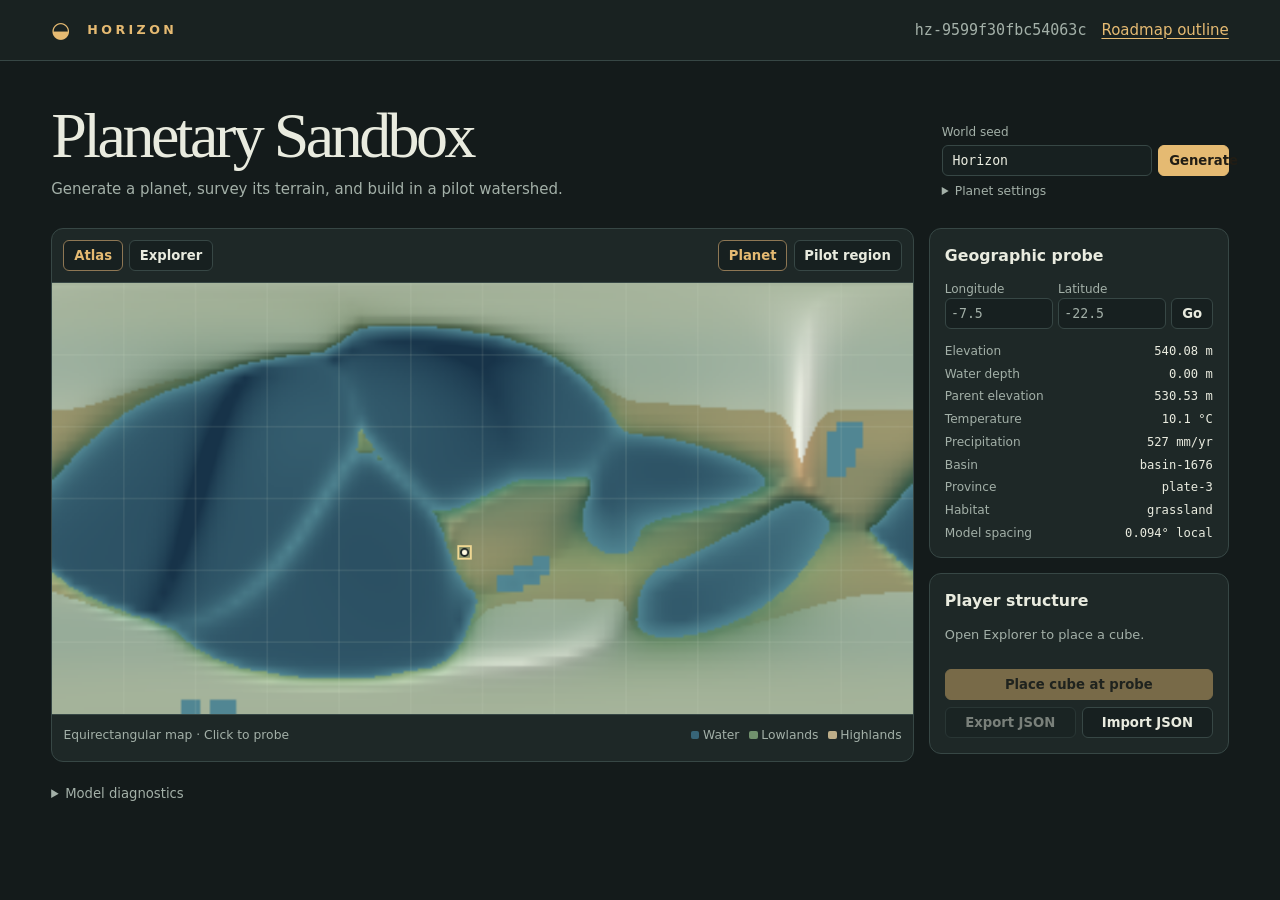
<file: index.html>
<!doctype html>
<html lang="en">
<head>
  <meta charset="utf-8">
  <meta name="viewport" content="width=device-width, initial-scale=1">
  <title>Horizon · Planetary Sandbox</title>
  <link rel="stylesheet" href="style.css">
  <script defer src="world.js"></script>
  <script defer src="app.js"></script>
</head>
<body>
  <header class="top">
    <div class="brand"><span class="mark" aria-hidden="true">◒</span> HORIZON</div>
    <nav class="row" aria-label="Project">
      <span id="world-id"></span>
      <a href="horizon-outline-editor.html">Roadmap outline</a>
    </nav>
  </header>
  <main>
    <div class="intro">
      <div>
        <h1>Planetary Sandbox</h1>
        <p>Generate a planet, survey its terrain, and build in a pilot watershed.</p>
      </div>
      <form id="generate">
        <label for="seed">World seed</label>
        <div class="row">
          <input id="seed" name="seed" value="Horizon" required maxlength="160">
          <button class="primary">Generate</button>
        </div>
        <details class="settings">
          <summary>Planet settings</summary>
          <label for="settings">Settings JSON</label>
          <textarea id="settings" rows="8" spellcheck="false"></textarea>
        </details>
      </form>
    </div>

    <div class="layout">
      <section class="panel viewer" aria-label="World viewer">
        <div class="toolbar">
          <div class="row" role="group" aria-label="View">
            <button id="atlas" aria-pressed="true">Atlas</button>
            <button id="explorer" aria-pressed="false">Explorer</button>
          </div>
          <div class="row" id="atlas-controls" role="group" aria-label="Map scale">
            <button id="planet" aria-pressed="true">Planet</button>
            <button id="pilot" aria-pressed="false">Pilot region</button>
          </div>
          <div class="row" id="explorer-controls" role="group" aria-label="Camera" hidden>
            <button id="left" aria-label="Orbit left">↶</button>
            <button id="right" aria-label="Orbit right">↷</button>
            <button id="closer" aria-label="Zoom in">+</button>
            <button id="farther" aria-label="Zoom out">−</button>
          </div>
        </div>
        <div class="viewport">
          <canvas id="scene" width="960" height="480" aria-label="Interactive terrain view"></canvas>
        </div>
        <div class="view-footer">
          <span id="view-note"></span>
          <div class="legend" aria-label="Map legend">
            <span><i class="water"></i>Water</span>
            <span><i class="low"></i>Lowlands</span>
            <span><i class="high"></i>Highlands</span>
          </div>
        </div>
      </section>

      <aside class="sidebar">
        <section class="panel card">
          <h2>Geographic probe</h2>
          <form id="probe" class="probe">
            <label>Longitude<input id="lon" type="number" step="any" required></label>
            <label>Latitude<input id="lat" type="number" step="any" min="-90" max="90" required></label>
            <button aria-label="Apply coordinates">Go</button>
          </form>
          <dl id="sample"></dl>
        </section>
        <section class="panel card">
          <h2>Player structure</h2>
          <p id="structure"></p>
          <button id="place" class="primary full">Place cube at probe</button>
          <div class="row save-controls">
            <button id="export">Export JSON</button>
            <button id="import">Import JSON</button>
            <input id="overlay-file" type="file" accept=".json,application/json" hidden>
          </div>
        </section>
        <p id="status" class="status" role="status"></p>
      </aside>
    </div>
    <details class="diagnostics">
      <summary>Model diagnostics</summary>
      <dl id="diagnostics"></dl>
    </details>
  </main>
</body>
</html>
</file>
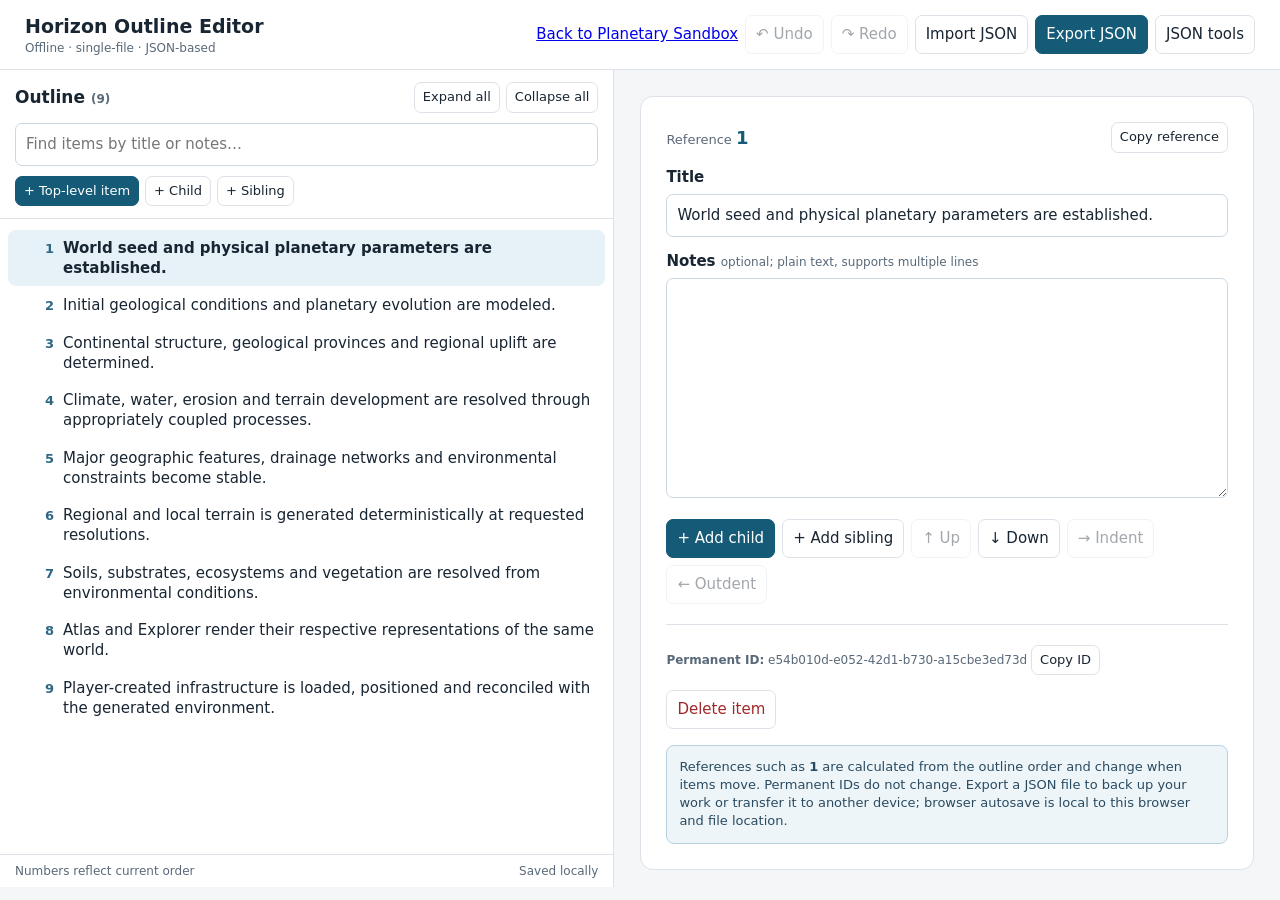
<file: horizon-outline-editor.html>
<!doctype html>
<html lang="en">
<head>
<meta charset="utf-8">
<meta name="viewport" content="width=device-width, initial-scale=1">
<title>Horizon Outline Editor</title>
<style>
:root{color-scheme:light;--bg:#f5f6f8;--panel:#fff;--line:#dce2e8;--muted:#596979;--ink:#182532;--accent:#155b78;--selected:#e6f2f8;--danger:#a32929;--focus:#287ba2}
*{box-sizing:border-box}body{margin:0;background:var(--bg);color:var(--ink);font:15px/1.4 system-ui,-apple-system,Segoe UI,sans-serif}button,input,textarea{font:inherit}button{cursor:pointer;border:1px solid var(--line);background:#fff;color:var(--ink);padding:8px 10px;border-radius:7px}button:hover:not(:disabled){background:#edf3f6}button:disabled{opacity:.4;cursor:not-allowed}button:focus-visible,input:focus-visible,textarea:focus-visible{outline:3px solid #72b7d8;outline-offset:1px}button.primary{background:var(--accent);border-color:var(--accent);color:#fff}button.primary:hover{background:#0d4a64}button.danger{color:var(--danger)}button.small{padding:5px 8px;font-size:13px}input,textarea{width:100%;background:#fff;color:var(--ink);padding:10px;border:1px solid #cdd7e0;border-radius:7px}textarea{min-height:170px;resize:vertical;line-height:1.5}h1,h2,h3,p{margin:0}h1{font-size:19px}h2{font-size:17px}header{padding:13px clamp(12px,3vw,25px);background:#fff;border-bottom:1px solid var(--line)}.top{display:flex;gap:12px;flex-wrap:wrap;align-items:center;justify-content:space-between}.brand p,.subtle{font-size:12px;color:var(--muted)}.actions{display:flex;flex-wrap:wrap;align-items:center;gap:7px}.app{display:grid;grid-template-columns:minmax(330px,48%) minmax(300px,1fr);height:calc(100dvh - 83px);min-height:480px}.pane{min-width:0;display:flex;flex-direction:column;overflow:hidden}.treepane{border-right:1px solid var(--line);background:#fff}.panehead{padding:12px 15px;border-bottom:1px solid var(--line);display:grid;gap:10px}.panehead .bar{display:flex;align-items:center;justify-content:space-between;gap:8px;flex-wrap:wrap}.toolbar{display:flex;flex-wrap:wrap;gap:6px}.treescroll{padding:10px 8px 30px;overflow:auto;flex:1}.tree-row{display:flex;align-items:flex-start;gap:4px;min-height:36px;margin:1px 0;border-radius:8px}.tree-row:hover{background:#f0f5f8}.tree-row.current{background:var(--selected)}.tree-toggle{width:28px;min-width:28px;border:0;background:transparent;padding:6px 0;color:#61768a}.tree-toggle.blank{visibility:hidden}.tree-target{flex:1;text-align:left;display:flex;gap:9px;align-items:baseline;border:0;background:transparent;min-width:0;padding:8px 5px;line-height:1.35}.tree-target:hover{background:transparent!important}.num{font-variant-numeric:tabular-nums;flex:none;color:#2d6784;font-weight:650;font-size:13px}.node-title{overflow-wrap:anywhere}.tree-row.current .node-title{font-weight:650}.node-meta{flex:none;color:var(--muted);font-size:11px;padding:9px 8px 0 0}.noresults{padding:18px;color:var(--muted)}.details{background:var(--bg)}.detail-scroll{padding:clamp(14px,3vw,26px);overflow:auto;flex:1}.sheet{max-width:850px;margin:0 auto;background:#fff;border:1px solid var(--line);border-radius:13px;padding:clamp(15px,2.5vw,25px)}.reference{font-size:13px;color:var(--muted);margin-bottom:14px;display:flex;justify-content:space-between;gap:10px;align-items:center;flex-wrap:wrap}.reference b{color:var(--accent);font-size:18px}.field{margin:14px 0}.field label{display:block;font-weight:650;margin-bottom:6px}.field .hint{font-size:12px;color:var(--muted);font-weight:400}.sheet textarea{min-height:220px}.edit-actions{display:flex;flex-wrap:wrap;gap:7px;margin:15px 0}.sectionline{border-top:1px solid var(--line);margin:20px 0}.permaid{font-size:12px;color:var(--muted);word-break:break-all}.status{padding:8px 15px;border-top:1px solid var(--line);background:#fff;display:flex;justify-content:space-between;gap:12px;font-size:12px;color:var(--muted)}.empty{max-width:600px;margin:15vh auto;color:var(--muted);text-align:center}.empty h2{color:var(--ink);margin-bottom:8px}.notice{background:#eef5f9;border:1px solid #b7d3e3;border-radius:8px;padding:12px;color:#294b61;font-size:13px;margin-top:16px}.dialog{border:1px solid var(--line);border-radius:12px;padding:22px;max-width:min(680px,94vw);width:100%;box-shadow:0 15px 55px #0004}.dialog::backdrop{background:#11202d80}.dialog h2{margin-bottom:10px}.dialog p{margin:9px 0;color:var(--muted)}.dialog textarea{height:270px;font:12px/1.4 ui-monospace,SFMono-Regular,monospace}.dialog .footer{display:flex;justify-content:flex-end;gap:8px;margin-top:12px;flex-wrap:wrap}.error{color:var(--danger)!important;font-size:13px;min-height:17px}.kbd{font-family:ui-monospace,monospace;border:1px solid var(--line);border-radius:4px;padding:1px 4px;font-size:11px}.sr{position:absolute;left:-10000px;width:1px;height:1px;overflow:hidden}@media(max-width:750px){.app{height:auto;display:flex;flex-direction:column}.treepane{border-right:0;border-bottom:1px solid var(--line);height:46dvh;min-height:310px}.details{min-height:450px}.panehead{padding:10px}.detail-scroll{padding:12px}.sheet{border-radius:10px}.node-meta{display:none}header{padding:10px 12px}.actions{gap:5px}h1{font-size:17px}}@media(prefers-reduced-motion:no-preference){.tree-row{transition:background .12s}}
</style>
</head>
<body>
<header><div class="top"><div class="brand"><h1>Horizon Outline Editor</h1><p>Offline · single-file · JSON-based</p></div><div class="actions"><a href="index.html">Back to Planetary Sandbox</a><button id="undoBtn" title="Undo (Ctrl/Cmd+Z)">↶ Undo</button><button id="redoBtn" title="Redo (Ctrl/Cmd+Shift+Z)">↷ Redo</button><button id="importBtn">Import JSON</button><button id="exportBtn" class="primary">Export JSON</button><button id="moreBtn" title="Copy or paste JSON">JSON tools</button></div></div></header>
<main class="app">
<section class="pane treepane" aria-label="Outline"><div class="panehead"><div class="bar"><h2>Outline <span id="count" class="subtle"></span></h2><div class="toolbar"><button id="expandBtn" class="small">Expand all</button><button id="collapseBtn" class="small">Collapse all</button></div></div><input id="search" type="search" placeholder="Find items by title or notes…" aria-label="Search outline"><div class="toolbar"><button id="newRootBtn" class="small primary">+ Top-level item</button><button id="addChildBtn" class="small">+ Child</button><button id="addSiblingBtn" class="small">+ Sibling</button></div></div><div id="tree" class="treescroll" role="tree" aria-label="Outline tree"></div><div class="status"><span id="treeStatus">Ready</span><span id="saveState">Saved locally</span></div></section>
<section class="pane details" aria-label="Item editor"><div class="detail-scroll" id="details"></div></section>
</main>
<input id="fileInput" class="sr" type="file" accept=".json,application/json">
<dialog id="jsonDialog" class="dialog"><h2>JSON tools</h2><p>Copy the entire outline for an AI assistant, or paste a full outline JSON document to replace the current one.</p><textarea id="jsonArea" spellcheck="false" aria-label="JSON document"></textarea><p id="jsonError" class="error" role="alert"></p><div class="footer"><button id="copyJsonBtn">Copy JSON</button><button id="pasteJsonBtn" class="danger">Replace outline with pasted JSON</button><button id="closeJsonBtn">Close</button></div></dialog>
<script>
(()=>{'use strict';
const STORAGE='horizon-outline-editor-v1';
const initialTitles=[
'World seed and physical planetary parameters are established.',
'Initial geological conditions and planetary evolution are modeled.',
'Continental structure, geological provinces and regional uplift are determined.',
'Climate, water, erosion and terrain development are resolved through appropriately coupled processes.',
'Major geographic features, drainage networks and environmental constraints become stable.',
'Regional and local terrain is generated deterministically at requested resolutions.',
'Soils, substrates, ecosystems and vegetation are resolved from environmental conditions.',
'Atlas and Explorer render their respective representations of the same world.',
'Player-created infrastructure is loaded, positioned and reconciled with the generated environment.'
];
const $=id=>document.getElementById(id);
function uuid(){if(globalThis.crypto?.randomUUID)return globalThis.crypto.randomUUID();return 'n-'+Date.now().toString(36)+'-'+Math.random().toString(36).slice(2,12)}
function fresh(){return {format:'horizon-outline',version:1,title:'Horizon — Master Roadmap',nodes:initialTitles.map(title=>({id:uuid(),title,notes:'',children:[]}))};}
function clone(x){return JSON.parse(JSON.stringify(x))}
// The visible reference (e.g., 4.2.1) is positional and changes on move.
// id is permanent and survives moves/renumbering; use it for external links.
function validate(raw){
 if(!raw||typeof raw!=='object'||Array.isArray(raw)||raw.format!=='horizon-outline'||raw.version!==1||typeof raw.title!=='string'||!Array.isArray(raw.nodes))throw Error('Expected a Horizon outline JSON document (format: horizon-outline, version: 1, nodes: array).');
 const seen=new Set();let count=0;
 function check(nodes,depth){if(depth>40)throw Error('Outline exceeds 40 nesting levels.');for(const n of nodes){count++;if(count>20000)throw Error('Outline exceeds 20,000 items.');if(!n||typeof n!=='object'||Array.isArray(n)||typeof n.id!=='string'||!n.id.trim()||seen.has(n.id))throw Error('Every item needs a unique, nonempty string id.');seen.add(n.id);if(typeof n.title!=='string'||typeof n.notes!=='string'||!Array.isArray(n.children))throw Error('Every item must have title and notes strings and a children array.');check(n.children,depth+1)}}
 check(raw.nodes,0);return {format:'horizon-outline',version:1,title:raw.title,nodes:clone(raw.nodes)};
}
let doc;try{doc=validate(JSON.parse(localStorage.getItem(STORAGE)))}catch{doc=fresh()}
let selected=doc.nodes[0]?.id||null,collapsed=new Set(),search='',undo=[],redo=[],dirty=false,flushTimer=null,editTimer=null;
const escapeHtml=s=>String(s).replace(/[&<>"']/g,c=>({'&':'&amp;','<':'&lt;','>':'&gt;','"':'&quot;',"'":'&#39;'}[c]));
function all(){const out=[];function walk(nodes,parent=null,prefix=''){nodes.forEach((node,index)=>{const ref=prefix?prefix+'.'+(index+1):''+(index+1);out.push({node,parent,nodes,index,ref,depth:ref.split('.').length});walk(node.children,node,ref)})}walk(doc.nodes);return out}
function lookup(id){return all().find(x=>x.node.id===id)||null}
function persist(){try{localStorage.setItem(STORAGE,JSON.stringify(doc));dirty=false;$('saveState').textContent='Saved locally'}catch(e){$('saveState').textContent='Local save unavailable — export JSON';console.warn(e)}}
function markDirty(){dirty=true;$('saveState').textContent='Saving…';clearTimeout(flushTimer);flushTimer=setTimeout(persist,250)}
function commit(mutator){flushEdits();undo.push(clone(doc));if(undo.length>60)undo.shift();redo=[];mutator();markDirty();render()}
function flushEdits(){clearTimeout(editTimer);editTimer=null}
function findParentArray(entry){return entry.parent?entry.parent.children:doc.nodes}
function setSelected(id){flushEdits();selected=id;render()}
function toggle(id){if(collapsed.has(id))collapsed.delete(id);else collapsed.add(id);renderTree()}
function isMatching(node,q){if((node.title+' '+node.notes).toLowerCase().includes(q))return true;return node.children.some(child=>isMatching(child,q))}
function renderTree(){const entries=all();$('count').textContent=`(${entries.length})`;const q=search.trim().toLowerCase();let html='';function walk(nodes,prefix='',depth=0){nodes.forEach((n,i)=>{if(q&&!isMatching(n,q))return;const ref=prefix?prefix+'.'+(i+1):''+(i+1),has=n.children.length>0,closed=!q&&collapsed.has(n.id);html+=`<div class="tree-row ${selected===n.id?'current':''}" role="treeitem" aria-selected="${selected===n.id}" aria-level="${depth+1}" ${has?`aria-expanded="${!closed}"`:''} style="padding-left:${Math.min(depth,18)*15}px"><button class="tree-toggle ${has?'':'blank'}" data-act="toggle" data-id="${escapeHtml(n.id)}" aria-label="${closed?'Expand':'Collapse'} ${escapeHtml(n.title)}">${closed?'▸':'▾'}</button><button class="tree-target" data-act="select" data-id="${escapeHtml(n.id)}" title="${escapeHtml(ref+' '+n.title)}"><span class="num">${ref}</span><span class="node-title">${escapeHtml(n.title||'(Untitled)')}</span></button>${has?`<span class="node-meta">${n.children.length}</span>`:''}</div>`;if(has&&!closed)walk(n.children,ref,depth+1)})}walk(doc.nodes);$('tree').innerHTML=html||'<div class="noresults">No matching items.</div>';$('treeStatus').textContent=q?`${entries.filter(e=>(e.node.title+' '+e.node.notes).toLowerCase().includes(q)).length} direct matches`:'Numbers reflect current order';$('addChildBtn').disabled=!selected;$('addSiblingBtn').disabled=!selected}
function renderDetails(){const e=lookup(selected),d=$('details');if(!e){d.innerHTML='<div class="empty"><h2>Select an item</h2><p>Choose an outline item to edit its title, notes, and position.</p></div>';return}
 const atRoot=!e.parent;d.innerHTML=`<div class="sheet"><div class="reference"><span>Reference <b>${e.ref}</b></span><button class="small" id="copyRef">Copy reference</button></div><div class="field"><label for="nodeTitle">Title</label><input id="nodeTitle" maxlength="500" autocomplete="off" value="${escapeHtml(e.node.title)}"></div><div class="field"><label for="nodeNotes">Notes <span class="hint">optional; plain text, supports multiple lines</span></label><textarea id="nodeNotes" spellcheck="true">${escapeHtml(e.node.notes)}</textarea></div><div class="edit-actions"><button class="primary" data-op="child">+ Add child</button><button data-op="sibling">+ Add sibling</button><button data-op="up" ${e.index===0?'disabled':''}>↑ Up</button><button data-op="down" ${e.index===e.nodes.length-1?'disabled':''}>↓ Down</button><button data-op="indent" ${e.index===0?'disabled':''} title="Move under the preceding sibling">→ Indent</button><button data-op="outdent" ${atRoot?'disabled':''} title="Move after the parent">← Outdent</button></div><div class="sectionline"></div><div class="permaid"><b>Permanent ID:</b> <span id="idText">${escapeHtml(e.node.id)}</span> <button class="small" id="copyId">Copy ID</button></div><div class="edit-actions"><button class="danger" data-op="delete">Delete item${e.node.children.length?' and descendants':''}</button></div><div class="notice">References such as <b>${e.ref}</b> are calculated from the outline order and change when items move. Permanent IDs do not change. Export a JSON file to back up your work or transfer it to another device; browser autosave is local to this browser and file location.</div></div>`;
 $('nodeTitle').addEventListener('input',event=>fieldChanged('title',event.target.value));$('nodeNotes').addEventListener('input',event=>fieldChanged('notes',event.target.value));d.querySelectorAll('[data-op]').forEach(b=>b.onclick=()=>operate(b.dataset.op));$('copyRef').onclick=()=>copyText(`${e.ref} ${e.node.title} [id:${e.node.id}]`);$('copyId').onclick=()=>copyText(e.node.id);
}
function render(){renderTree();renderDetails();$('undoBtn').disabled=!undo.length;$('redoBtn').disabled=!redo.length}
function fieldChanged(key,value){const e=lookup(selected);if(!e)return;if(!editTimer){undo.push(clone(doc));if(undo.length>60)undo.shift();redo=[]}e.node[key]=value;markDirty();clearTimeout(editTimer);editTimer=setTimeout(()=>{editTimer=null;renderTree();$('undoBtn').disabled=!undo.length;$('redoBtn').disabled=true},450);if(key==='title')renderTree()}
function addNode(kind){commit(()=>{const item={id:uuid(),title:'New item',notes:'',children:[]};if(kind==='root')doc.nodes.push(item);else{let e=lookup(selected);if(!e){doc.nodes.push(item)}else if(kind==='child'){e.node.children.push(item);collapsed.delete(e.node.id)}else{e.nodes.splice(e.index+1,0,item)}}selected=item.id});$('nodeTitle')?.focus();$('nodeTitle')?.select()}
function operate(op){const e=lookup(selected);if(!e)return;if(op==='child'||op==='sibling'){addNode(op);return}if(op==='delete'){const n=descendants(e.node);if(!confirm(`Delete item ${e.ref} and ${n-1} descendant(s)? This can be undone.`))return;commit(()=>{e.nodes.splice(e.index,1);selected=e.parent?.id||e.nodes[Math.min(e.index,e.nodes.length-1)]?.id||doc.nodes[0]?.id||null});return}
 commit(()=>{let a=e.nodes;switch(op){case 'up':if(e.index>0)[a[e.index-1],a[e.index]]=[a[e.index],a[e.index-1]];break;case 'down':if(e.index<a.length-1)[a[e.index+1],a[e.index]]=[a[e.index],a[e.index+1]];break;case 'indent':if(e.index>0){const p=a[e.index-1];a.splice(e.index,1);p.children.push(e.node);collapsed.delete(p.id)}break;case 'outdent':if(e.parent){a.splice(e.index,1);const p=lookup(e.parent.id);p.nodes.splice(p.index+1,0,e.node)}break}})}
function descendants(n){return 1+n.children.reduce((sum,c)=>sum+descendants(c),0)}
function history(kind){flushEdits();const from=kind==='undo'?undo:redo,to=kind==='undo'?redo:undo;if(!from.length)return;to.push(clone(doc));doc=from.pop();if(selected&&!lookup(selected))selected=doc.nodes[0]?.id||null;markDirty();render()}
function exportData(){flushEdits();persist();const data=JSON.stringify(doc,null,2)+'\n',blob=new Blob([data],{type:'application/json'}),url=URL.createObjectURL(blob),a=document.createElement('a');a.href=url;a.download='horizon-outline.json';document.body.appendChild(a);a.click();a.remove();setTimeout(()=>URL.revokeObjectURL(url),1000)}
function replaceDoc(raw){const newDoc=validate(raw);if(!confirm('Replace the current outline with the imported document? You can undo this action.'))return false;commit(()=>{doc=newDoc;selected=doc.nodes[0]?.id||null;collapsed.clear();search='';$('search').value=''});return true}
async function copyText(t){try{if(navigator.clipboard?.writeText){await navigator.clipboard.writeText(t)}else{const tmp=document.createElement('textarea');tmp.value=t;tmp.style.position='fixed';tmp.style.opacity='0';document.body.appendChild(tmp);tmp.select();if(!document.execCommand('copy'))throw Error('Clipboard unavailable');tmp.remove()}$('treeStatus').textContent='Copied to clipboard'}catch{alert('Clipboard access unavailable. Use JSON tools to select and copy the text manually.')}}
$('tree').onclick=e=>{const b=e.target.closest('button[data-act]');if(!b)return;b.dataset.act==='select'?setSelected(b.dataset.id):toggle(b.dataset.id)};
$('search').oninput=e=>{search=e.target.value;renderTree()};$('expandBtn').onclick=()=>{collapsed.clear();renderTree()};$('collapseBtn').onclick=()=>{collapsed=new Set(all().filter(e=>e.node.children.length).map(e=>e.node.id));renderTree()};
$('newRootBtn').onclick=()=>addNode('root');$('addChildBtn').onclick=()=>addNode('child');$('addSiblingBtn').onclick=()=>addNode('sibling');$('undoBtn').onclick=()=>history('undo');$('redoBtn').onclick=()=>history('redo');$('exportBtn').onclick=exportData;
$('importBtn').onclick=()=>$('fileInput').click();$('fileInput').onchange=async e=>{const f=e.target.files?.[0];if(!f)return;try{replaceDoc(JSON.parse(await f.text()))}catch(err){alert('Cannot import JSON: '+err.message)}e.target.value=''};
$('moreBtn').onclick=()=>{$('jsonArea').value=JSON.stringify(doc,null,2);$('jsonError').textContent='';$('jsonDialog').showModal()};$('closeJsonBtn').onclick=()=>$('jsonDialog').close();$('copyJsonBtn').onclick=()=>copyText($('jsonArea').value);$('pasteJsonBtn').onclick=()=>{try{if(replaceDoc(JSON.parse($('jsonArea').value)))$('jsonDialog').close()}catch(err){$('jsonError').textContent=err.message}};
document.addEventListener('keydown',e=>{if(!(e.ctrlKey||e.metaKey)||e.altKey)return;const k=e.key.toLowerCase();if(k==='s'){e.preventDefault();exportData()}else if(k==='z'){e.preventDefault();history(e.shiftKey?'redo':'undo')}else if(k==='y'){e.preventDefault();history('redo')}});
window.addEventListener('beforeunload',e=>{if(dirty)persist()});
render();persist();
})();
</script>
</body>
</html>
</file>
<file: style.css>
:root {
  color-scheme: dark;
  font: 15px/1.5 "Segoe UI", system-ui, sans-serif;
  color: #e9ebdf;
  background: #141b1b;
  --muted: #a3b0a8;
  --line: #374745;
  --panel: #1e2827;
  --accent: #e5ba72;
}
* { box-sizing: border-box; }
body { margin: 0; }
[hidden] { display: none !important; }
.top {
  display: flex; justify-content: space-between; align-items: center; gap: 1rem;
  padding: .9rem max(4vw, calc((100vw - 1450px) / 2));
  border-bottom: 1px solid var(--line); background: #192221;
}
.brand { color: var(--accent); letter-spacing: .27em; font-size: .84rem; font-weight: 750; }
.top nav { flex-wrap: wrap; justify-content: flex-end; column-gap: 1rem; }
.top a { color: var(--accent); text-underline-offset: .2em; }
.mark { font-size: 1.45rem; vertical-align: middle; margin-right: .4rem; }
#world-id, dt, .view-footer, label, summary { color: var(--muted); }
#world-id, dd, input, textarea { font-family: Consolas, monospace; }
main { width: min(92vw, 1450px); margin: 2.8rem auto; }
.intro { display: flex; align-items: end; justify-content: space-between; gap: 1.5rem; margin-bottom: 1.8rem; }
h1 { font: 500 clamp(2.4rem, 5vw, 4.3rem)/1.03 Georgia, serif; letter-spacing: -.055em; margin: 0; }
p { margin: .65rem 0 0; color: var(--muted); }
h2 { margin: 0 0 .85rem; font-size: 1.05rem; font-weight: 650; }
.layout { display: grid; grid-template-columns: minmax(0, 1fr) 300px; gap: 1rem; align-items: start; }
.panel { background: var(--panel); border: 1px solid var(--line); border-radius: 12px; overflow: hidden; }
.card { padding: 1rem; margin-bottom: 1rem; }
.toolbar, .view-footer { display: flex; justify-content: space-between; gap: .6rem; flex-wrap: wrap; padding: .75rem; }
.view-footer { font-size: .82rem; min-height: 46px; }
.row { display: flex; align-items: center; gap: .42rem; }
.viewport { background: #121b1d; border-block: 1px solid var(--line); }
canvas { display: block; width: 100%; height: auto; touch-action: none; cursor: crosshair; }
button, input, textarea {
  font-size: .88rem; color: inherit; background: #172020; border: 1px solid var(--line);
  border-radius: 6px; padding: .47rem .65rem; min-width: 0;
}
button { font-family: inherit; font-weight: 620; cursor: pointer; }
button:hover:not(:disabled), button[aria-pressed=true] { color: var(--accent); border-color: #8e7754; }
button.primary { color: #211d15; background: var(--accent); border-color: var(--accent); }
button.primary:hover:not(:disabled) { background: #f1ca8a; color: #211d15; }
button:disabled { opacity: .45; cursor: default; }
:focus-visible { outline: 2px solid var(--accent); outline-offset: 2px; }
label { display: block; font-size: .8rem; }
#generate { position: relative; min-width: min(100%, 272px); }
#generate .row { margin-top: .27rem; }
#seed { width: 100%; }
.settings { margin-top: .4rem; font-size: .82rem; }
.settings[open] {
  position: absolute; right: 0; width: min(330px, 88vw); z-index: 1;
  background: var(--panel); padding: .75rem; border: 1px solid var(--line); border-radius: 8px;
}
summary { cursor: pointer; }
textarea { display: block; width: 100%; resize: vertical; margin-top: .25rem; }
.probe { display: grid; grid-template-columns: 1fr 1fr auto; gap: .35rem; align-items: end; }
.probe label { min-width: 0; }
.probe input { display: block; width: 100%; padding-inline: .35rem; }
dl { display: grid; grid-template-columns: auto 1fr; gap: .3rem .65rem; margin: .85rem 0 0; font-size: .81rem; }
dt { margin: 0; }
dd { margin: 0; text-align: right; overflow-wrap: anywhere; }
#structure { min-height: 2.3rem; font-size: .86rem; margin-bottom: .6rem; }
.full { width: 100%; }
.save-controls { margin-top: .45rem; }
.save-controls button { flex: 1; }
.status { color: var(--accent); font-size: .84rem; overflow-wrap: anywhere; }
.status:empty { display: none; }
.legend { display: flex; flex-wrap: wrap; gap: .65rem; }
.legend i { display: inline-block; width: .68em; height: .68em; margin-right: .25rem; border-radius: 2px; }
.water { background: #376477; } .low { background: #71916d; } .high { background: #bdad88; }
.diagnostics { margin-top: 1rem; font-size: .88rem; max-width: 600px; }
@media (max-width: 880px) {
  .layout { grid-template-columns: minmax(0, 1fr); }
  .sidebar { display: grid; grid-template-columns: repeat(2, minmax(0, 1fr)); gap: .75rem; }
  .card { margin: 0; }
  .status { grid-column: 1 / -1; }
}
@media (max-width: 545px) {
  main { margin-block: 1.5rem; }
  .intro { align-items: stretch; flex-direction: column; }
  .sidebar { grid-template-columns: minmax(0, 1fr); }
  .top { font-size: .76rem; }
}
</file>
